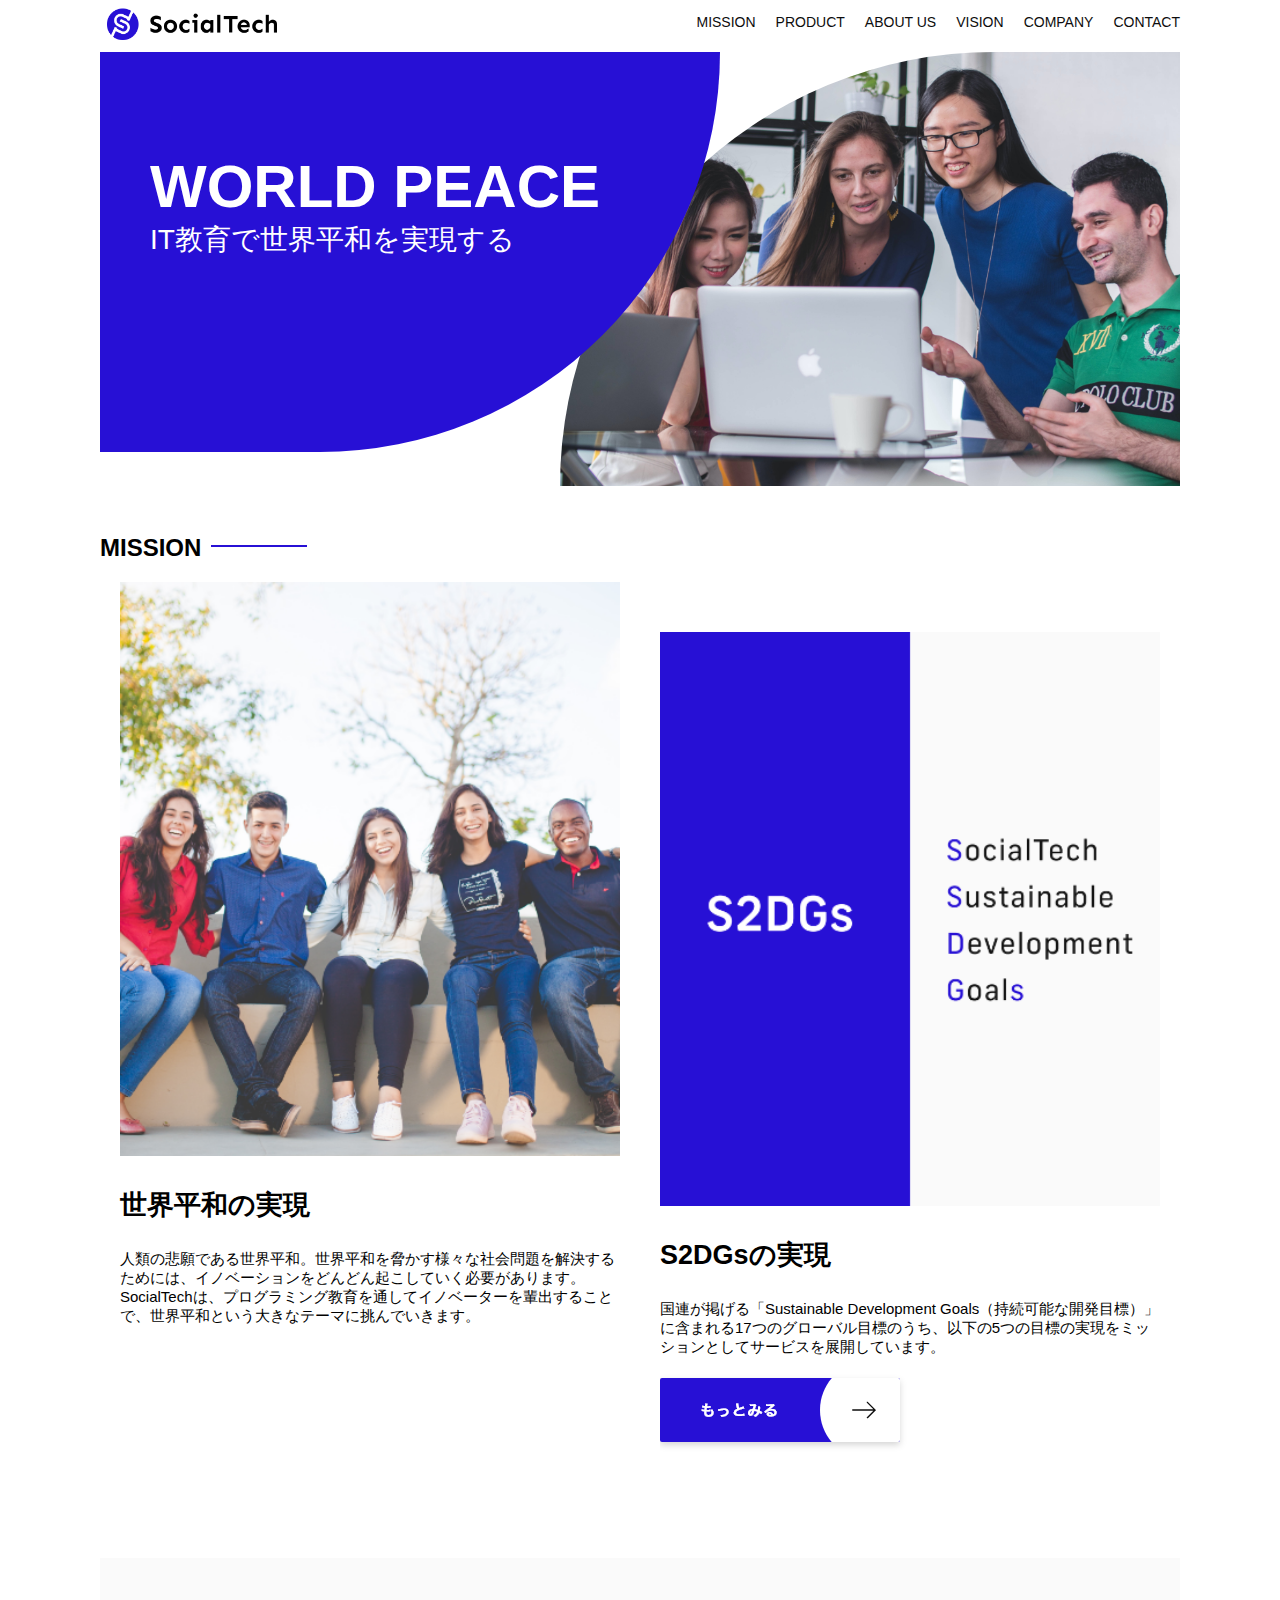
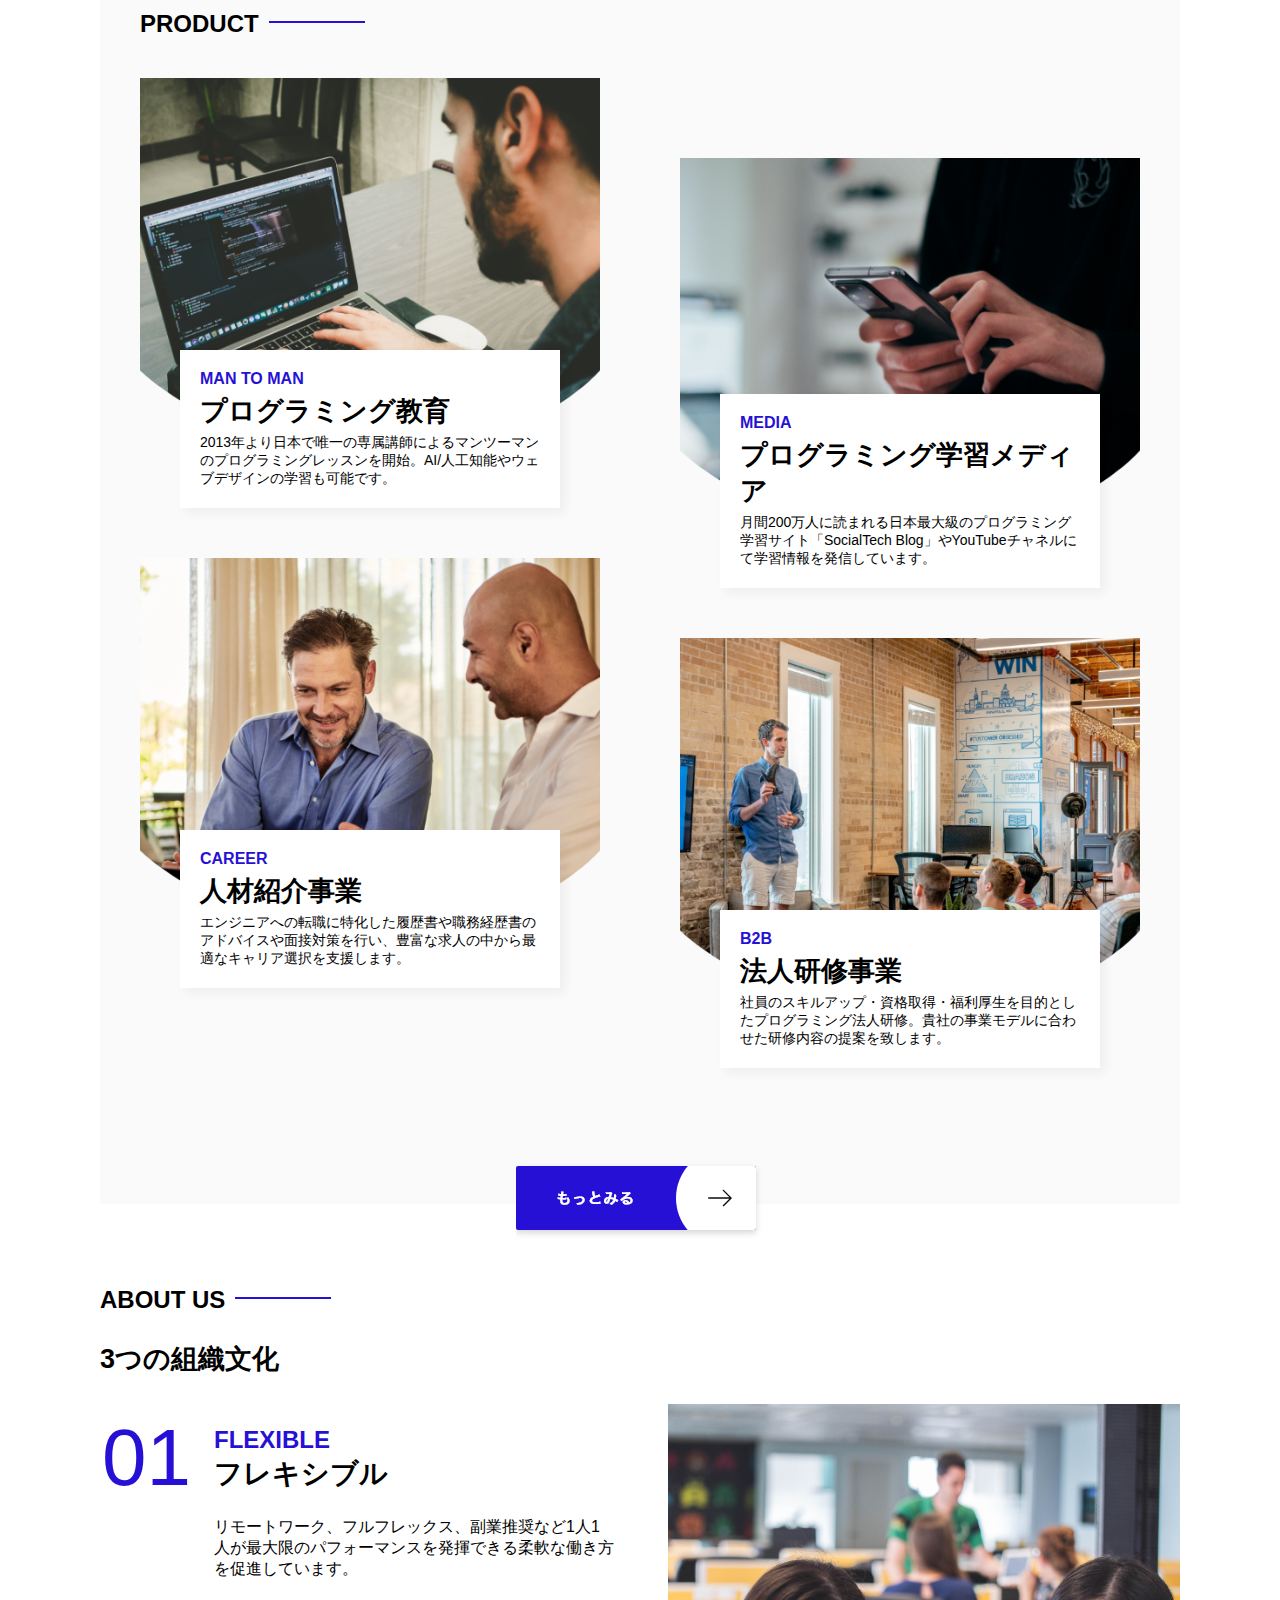
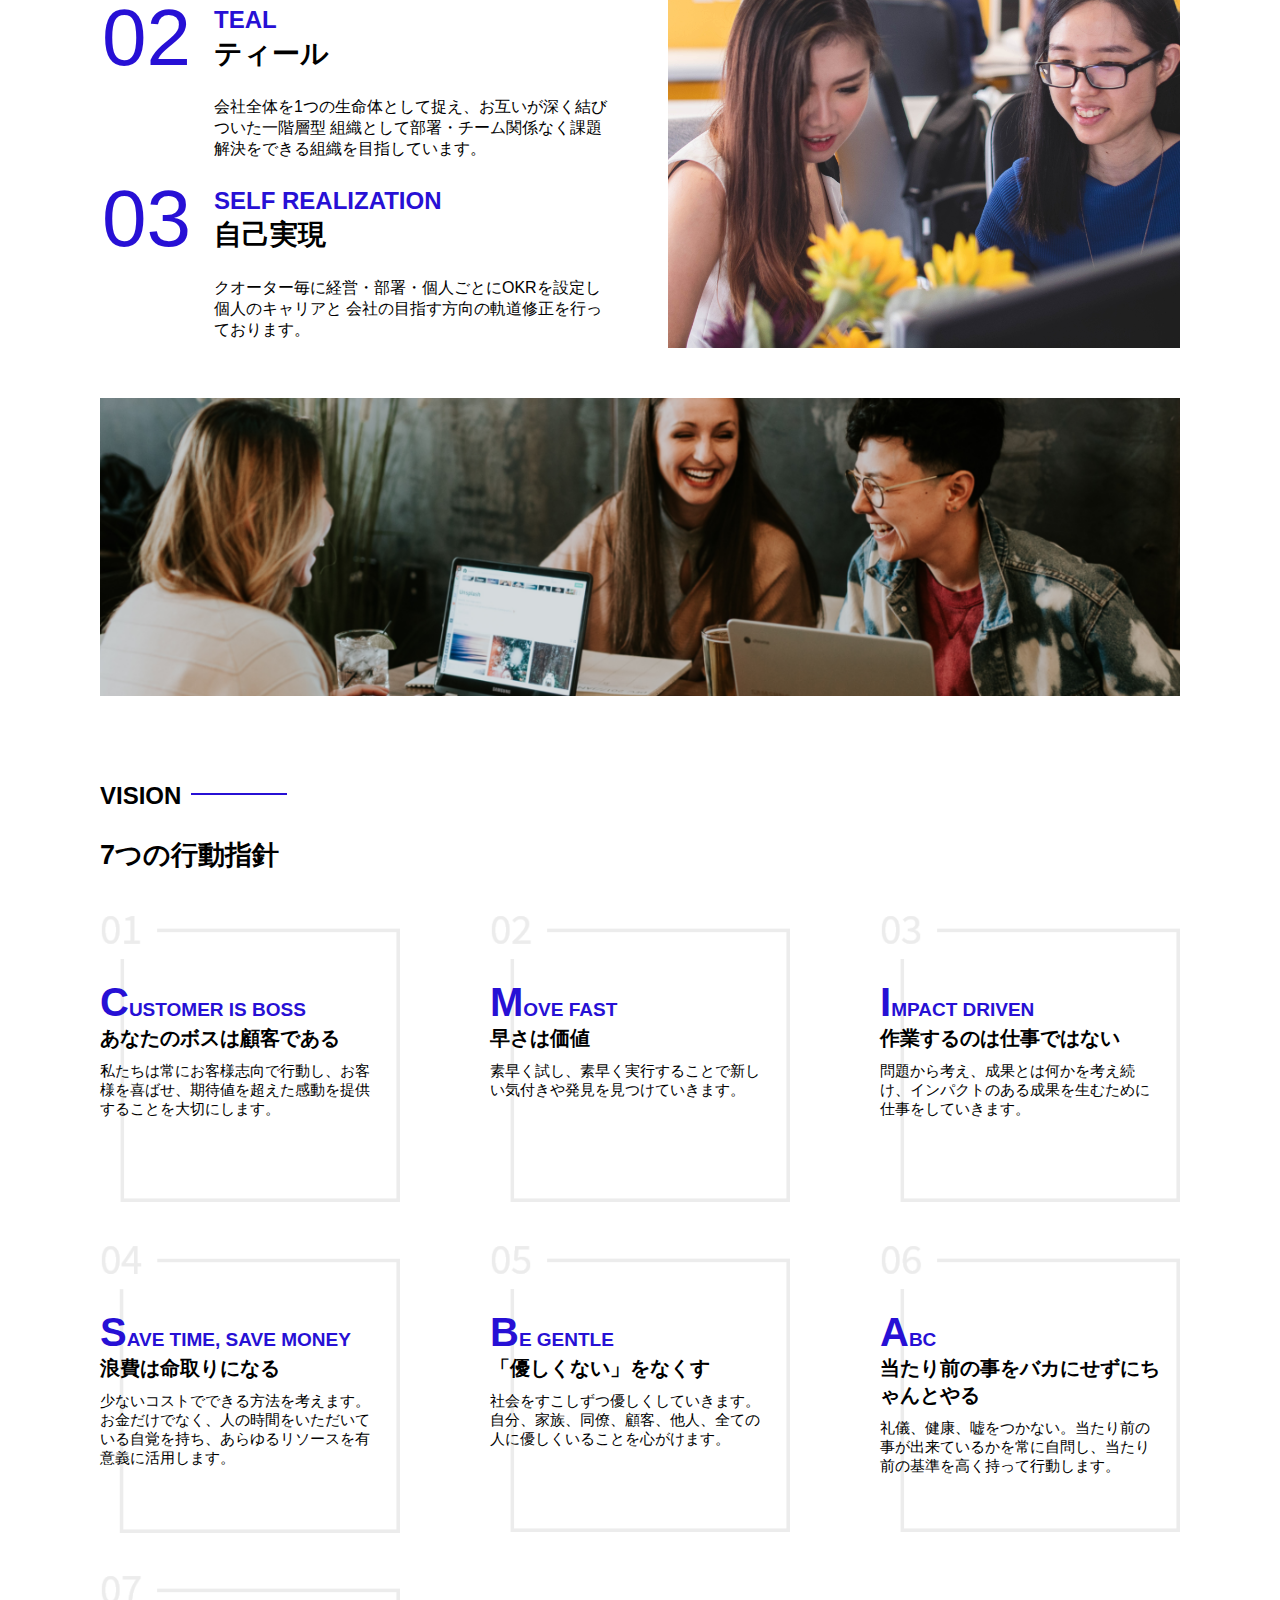
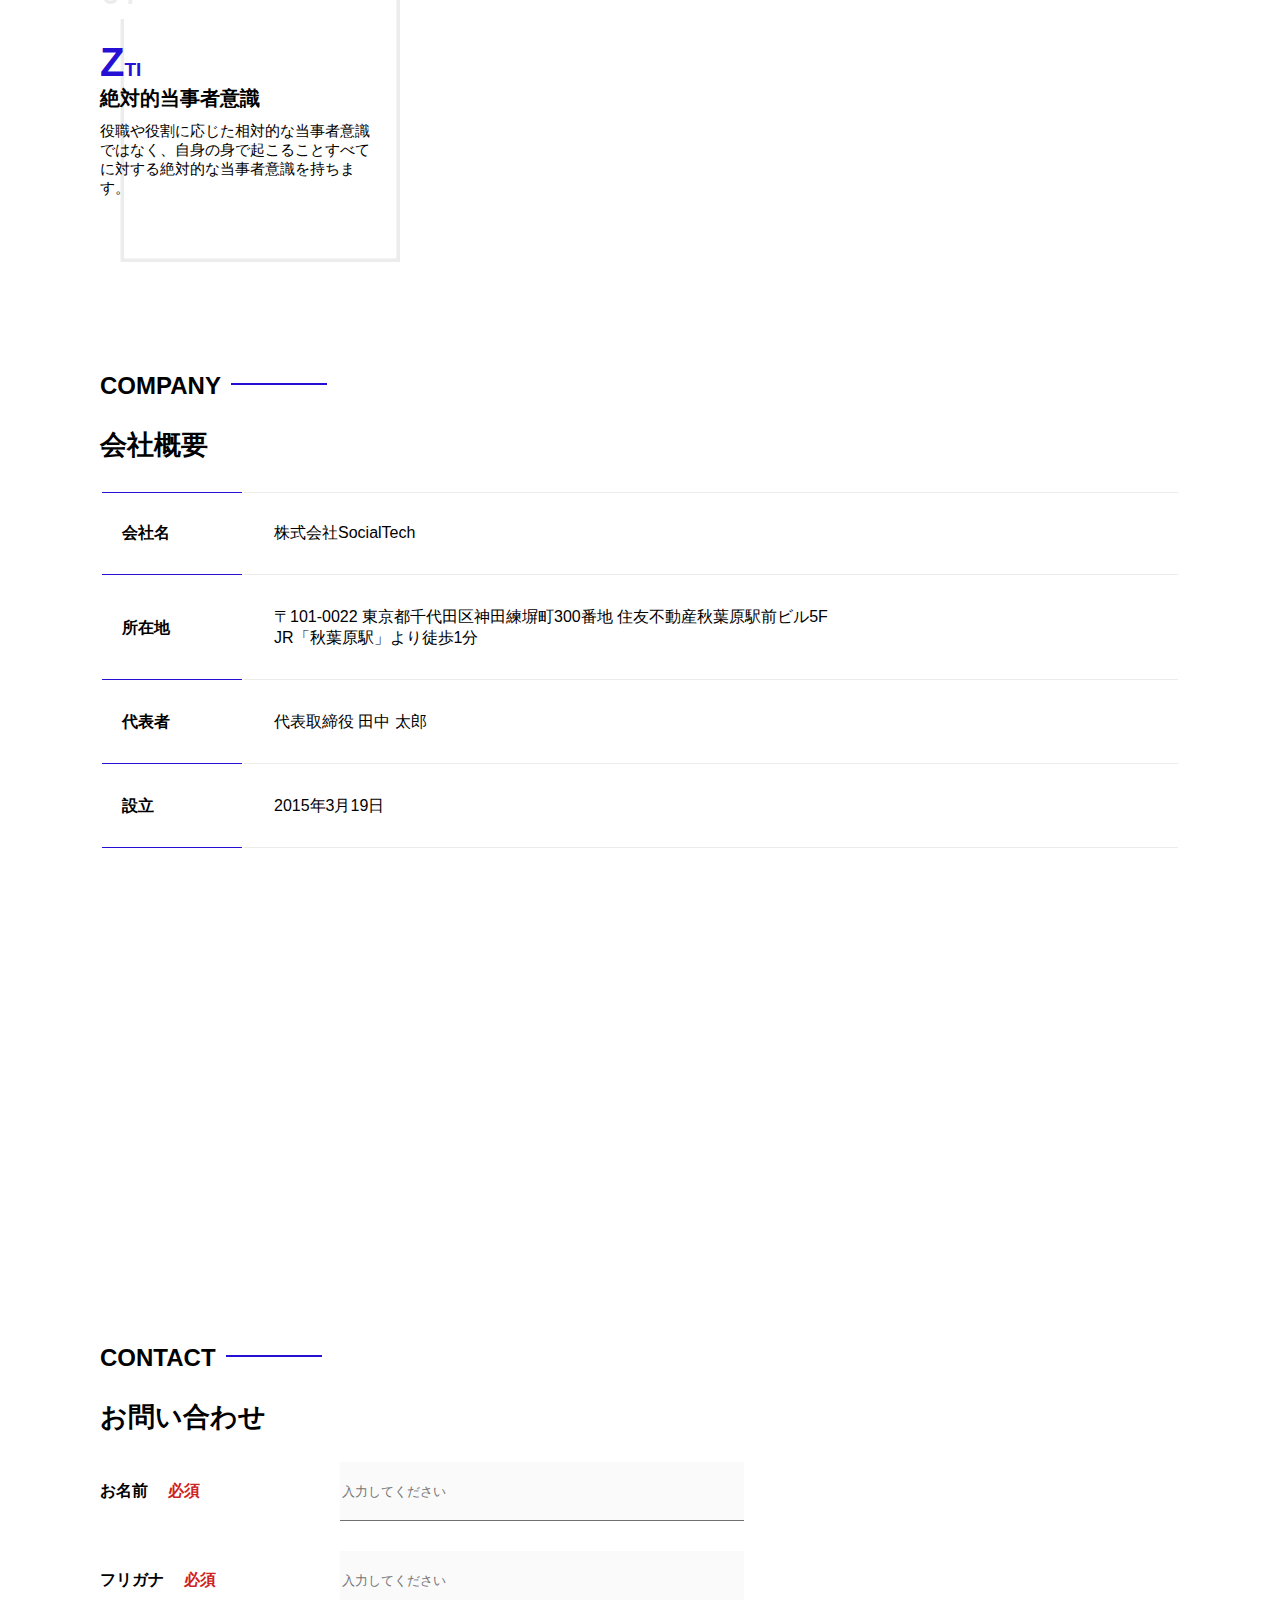
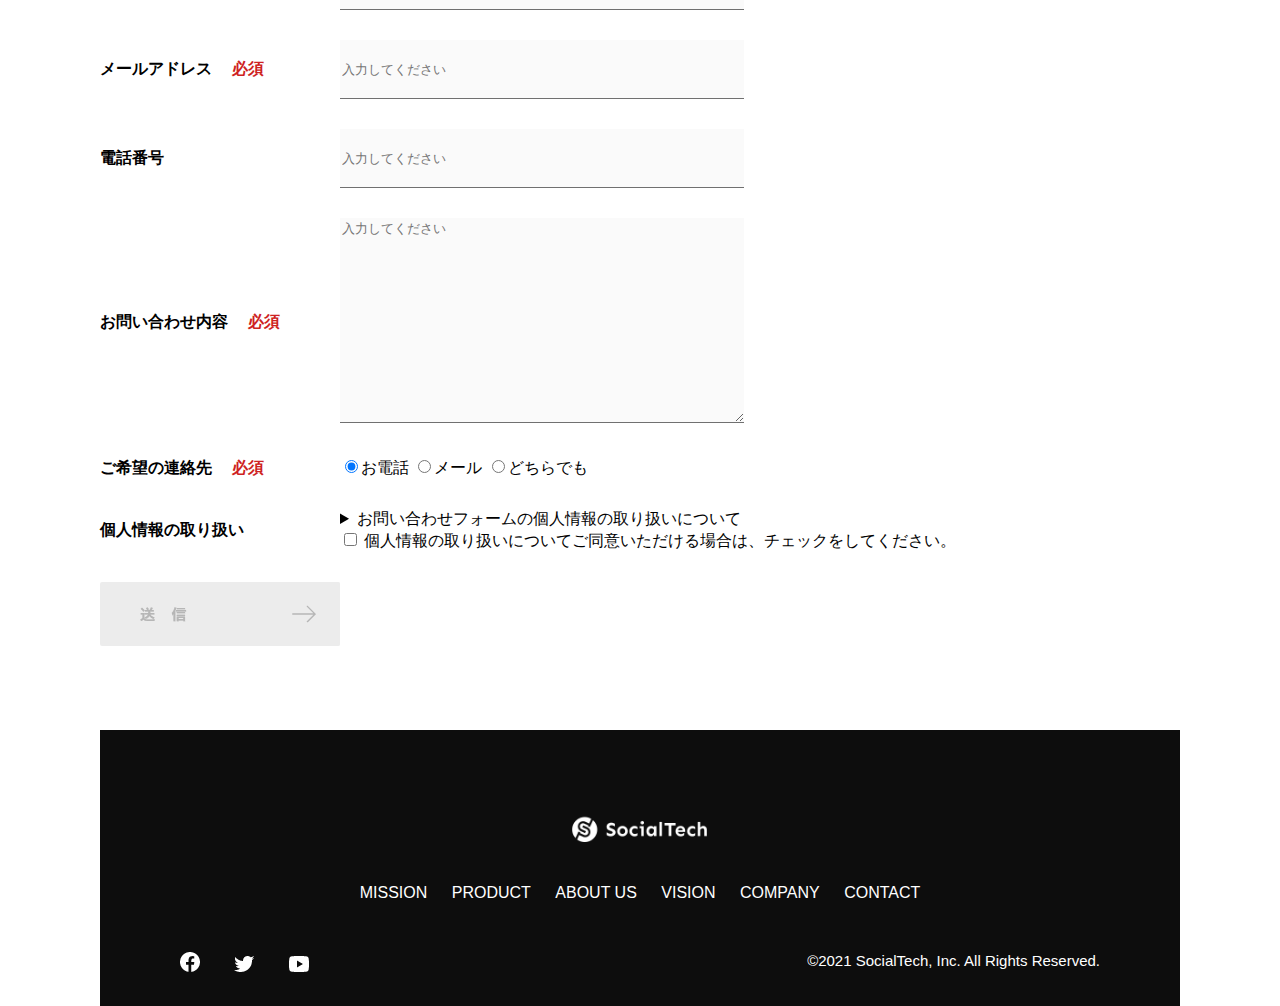
<file: socialtech/index.html>
<!DOCTYPE html>
<html lang="en">
  <head>
    <title>SocialTech</title>
    <meta charset="UTF-8">
    <meta name="description" content="SocialTechはEdTech業界のリーディングカンパニーを目指します。">
    <meta name="viewport" content="width=device-width, initial-scale=1.0">
    <link rel="stylesheet" href="style.css">
  </head>
  <body>
    <!-- ヘッダー -->
    <header>
        <!-- ロゴ -->
        <a href="index.html" id="logo"><img src="images/logo.png" alt="トップページに戻る">
        </a>
        <!-- PC用ナビゲーション -->
     <nav id="nav-pc">
        <ul>
          <li><a href="mission.html">MISSION</a></li>
          <li><a href="product.html">PRODUCT</a></li>
          <li><a href="index.html#aboutus">ABOUT US</a></li>
          <li><a href="index.html#vision">VISION</a></li>
          <li><a href="index.html#company">COMPANY</a></li>
          <li><a href="index.html#contact">CONTACT</a></li>
        </ul>
     </nav>
        <!-- スマホ用メニューボタン -->
        <button id="menu-sp" onclick="document.getElementById('nav-sp').style.display = 'block'">
          <img src="images/button-menu.png" alt="ナビゲーションを開く">
        </button>
        <!-- スマホ用ナビゲーション -->
        <div id="nav-sp">
            <button id="close" onclick="document.getElementById('nav-sp').style.display = 'none'">
              <img src="images/button-close.png" alt="ナビゲーションを閉じる">
            </button>
    
            <nav>
              <ul>
                <li>
                  <a id="logo-sp" href="index.html" onclick="document.getElementById('nav-sp').style.display = 'none'"><img src="images/logo-sp.png" alt="トップページに戻る"></a>
                </li>
                <li><a class="menu" href="mission.html" onclick="document.getElementById('nav-sp').style.display = 'none'">MISSION</a></li>
                <li><a class="menu" href="product.html" onclick="document.getElementById('nav-sp').style.display = 'none'">PRODUCT</a></li>
                <li><a class="menu" href="index.html#aboutus" onclick="document.getElementById('nav-sp').style.display = 'none'">ABOUT US</a></li>
                <li><a class="menu" href="index.html#vision" onclick="document.getElementById('nav-sp').style.display = 'none'">VISION</a></li>
                <li><a class="menu" href="index.html#company" onclick="document.getElementById('nav-sp').style.display = 'none'">COMPANY</a></li>
                <li><a class="menu" href="index.html#contact" onclick="document.getElementById('nav-sp').style.display = 'none'">CONTACT</a></li>
              </ul>
            </nav>
            <div id="sns">
              <a href="https://www.facebook.com/sejuku2013">
                <img src="images/button-facebook.png" alt="Facebookのリンク">
              </a>
              <a href="https://twitter.com/samuraijuku">
                <img src="images/button-twitter.png" alt="Twitterのリンク">
              </a>
              <a href="https://www.youtube.com/channel/UCCFOQO5aDK0xXam4cUQXT8g">
                <img src="images/button-youtube.png" alt="YouTubeのリンク">
              </a>
            </div>
          </div>
    </header>
      <main>
        <article>
            <!-- メインビジュアル -->
            <section id="main-visual">
                <div id="main-message">
                    <h1>WORLD PEACE</h1>
                    <p>IT教育で世界平和を実現する</p>
                </div>
                <img src="images/index/index-main.png" alt="PCの周りに集まる多国籍の仲間たち">
            </section>
            <!--ミッション-->
            <section id="mission">
                <h2 class="index-h2">MISSION</h2>
              <div id="mission-flex">
                 <div>
                    <img id="mission-photo" src="images/index/index-mission.png" alt="屋外のベンチで写真を撮影する多国籍の仲間たち">
                    <h3>世界平和の実現</h3>
                    <p>人類の悲願である世界平和。世界平和を脅かす様々な社会問題を解決するためには、イノベーションをどんどん起こしていく必要があります。SocialTechは、プログラミング教育を通してイノベーターを輩出することで、世界平和という大きなテーマに挑んでいきます。</p>
                 </div>
                 <div>
                    <img id="s2dgs" src="images/index/s2dgs.png" alt="S2DGs">
                    <h3>S2DGsの実現</h3>
                    <p>国連が掲げる「Sustainable Development Goals（持続可能な開発目標）」に含まれる17つのグローバル目標のうち、以下の5つの目標の実現をミッションとしてサービスを展開しています。</p>
                    <a href="mission.html">
                       <img src="images/button-more.png" alt="もっとみる">
                    </a>
                 </div>
              </div>
            </section>
            <!-- プロダクト -->
             <section id="product">
              <h2 class="index-h2">PRODUCT</h2>
               <div class="product-flex">
                <div id="product-left">
                    <div>
                        <img class="product-photo" src="images/index/index-mantoman.png" alt="PCでコードを書く男性">
                        <div class="product-explain">
                          <span>MAN TO MAN</span>
                          <h3>プログラミング教育</h3>
                          <p>2013年より日本で唯一の専属講師によるマンツーマンのプログラミングレッスンを開始。AI/人工知能やウェブデザインの学習も可能です。</p>
                        </div>
                      </div>
                      <div>
                        <img class="product-photo" src="images/index/index-career.png" alt="笑顔で話し合う2人の男性">
                        <div class="product-explain">
                          <span>CAREER</span>
                          <h3>人材紹介事業</h3>
                          <p>エンジニアへの転職に特化した履歴書や職務経歴書のアドバイスや面接対策を行い、豊富な求人の中から最適なキャリア選択を支援します。</p>
                        </div>
                      </div>
                </div>
                <div id="product-right">
                    <div>
                        <img class="product-photo" src="images/index/index-media.png" alt="スマートフォンを操作する人">
                        <div class="product-explain">
                          <span>MEDIA</span>
                          <h3>プログラミング学習メディア</h3>
                          <p>月間200万人に読まれる日本最大級のプログラミング学習サイト「SocialTech Blog」やYouTubeチャネルにて学習情報を発信しています。</p>
                        </div>
                      </div>
                      <div>
                        <img class="product-photo" src="images/index/index-b2b.png" alt="講演中の男性とそれを聴く人々">
                        <div class="product-explain">
                          <span>B2B</span>
                          <h3>法人研修事業</h3>
                          <p>社員のスキルアップ・資格取得・福利厚生を目的としたプログラミング法人研修。貴社の事業モデルに合わせた研修内容の提案を致します。</p>
                        </div>
                      </div>
                    </div>
                  </div>
                  <div id="product-more">
                    <a href="product.html">
                      <img src="images/button-more.png" alt="もっとみる">
                    </a>
                </div>
               </div>
             </section>
             <!---ABOUT US-->
             <section id="aboutus">
              <h2 class="index-h2">ABOUT US</h2>
              <h3>3つの組織文化</h3>
              <div>
                <table class="culture-table">
                    <tr>
                      <td class="culture-num">01</td>
                      <th><span class="culture-en">FLEXIBLE</span><br>フレキシブル</th>
                    </tr>
                    <tr>
                      <td>
                        <!--空のセル-->
                      </td>
                      <td class="culture-description">リモートワーク、フルフレックス、副業推奨など1人1人が最大限のパフォーマンスを発揮できる柔軟な働き方を促進しています。</td>
                    </tr>
                    <tr>
                      <td class="culture-num">02</td>
                      <th><span class="culture-en">TEAL</span><br>ティール</th>
                    </tr>
                    <tr>
                      <td>
                        <!--空のセル-->
                      </td>
                      <td class="culture-description">会社全体を1つの生命体として捉え、お互いが深く結びついた一階層型 組織として部署・チーム関係なく課題解決をできる組織を目指しています。</td>
                    </tr>
                    <tr>
                      <td class="culture-num">03</td>
                      <th><span class="culture-en">SELF REALIZATION</span><br>自己実現</th>
                    </tr>
                    <tr>
                      <td>
                        <!--空のセル-->
                      </td>
                      <td class="culture-description">クオーター毎に経営・部署・個人ごとにOKRを設定し個人のキャリアと 会社の目指す方向の軌道修正を行っております。</td>
                    </tr>
                  </table>
                    <img class="culture-img" src="images/index/index-aboutus1.png" alt="笑顔で話し合う2人の女性">
              </div>
                <img class="culture-img2" src="images/index/index-aboutus2.png" alt="笑顔で話し合う3人の男女">
             </section>
            <!-- VISION -->
            <section id="vision">
              <h2 class="index-h2">VISION</h2>
              <h3>7つの行動指針</h3>
              <div>
                <div class="vision-box">
                    <img src="images/index/vision-01.png" alt="01">
                    <div>
                      <h4>CUSTOMER IS BOSS</h4>
                      <h5>あなたのボスは顧客である</h5>
                      <p>私たちは常にお客様志向で行動し、お客様を喜ばせ、期待値を超えた感動を提供することを大切にします。</p>
                    </div>
                  </div>
                  <div class="vision-box">
                    <img src="images/index/vision-02.png" alt="02">
                    <div>
                      <h4>MOVE FAST</h4>
                      <h5>早さは価値</h5>
                      <p>素早く試し、素早く実行することで新しい気付きや発見を見つけていきます。</p>
                    </div>
                  </div>
                  <div class="vision-box">
                    <img src="images/index/vision-03.png" alt="03">
                    <div>
                      <h4>IMPACT DRIVEN</h4>
                      <h5>作業するのは仕事ではない</h5>
                      <p>問題から考え、成果とは何かを考え続け、インパクトのある成果を生むために仕事をしていきます。</p>
                    </div>
                  </div>
                  <div class="vision-box">
                    <img src="images/index//vision-04.png" alt="04">
                    <div>
                      <h4>SAVE TIME, SAVE MONEY</h4>
                      <h5>浪費は命取りになる</h5>
                      <p>少ないコストでできる方法を考えます。お金だけでなく、人の時間をいただいている自覚を持ち、あらゆるリソースを有意義に活用します。</p>
                    </div>
                  </div>
                  <div class="vision-box">
                    <img src="images/index/vision-05.png" alt="05">
                    <div>
                      <h4>BE GENTLE</h4>
                      <h5>「優しくない」をなくす</h5>
                      <p>社会をすこしずつ優しくしていきます。自分、家族、同僚、顧客、他人、全ての人に優しくいることを心がけます。</p>
                    </div>
                  </div>
                  <div class="vision-box">
                    <img src="images/index/vision-06.png" alt="06">
                    <div>
                      <h4>ABC</h4>
                      <h5>当たり前の事をバカにせずにちゃんとやる</h5>
                      <p>礼儀、健康、嘘をつかない。当たり前の事が出来ているかを常に自問し、当たり前の基準を高く持って行動します。</p>
                    </div>
                  </div>
                  <div class="vision-box">
                    <img src="images/index/vision-07.png" alt="07">
                    <div>
                      <h4>ZTI</h4>
                      <h5>絶対的当事者意識</h5>
                      <p>役職や役割に応じた相対的な当事者意識ではなく、自身の身で起こることすべてに対する絶対的な当事者意識を持ちます。</p>
                    </div>
                  </div>
              </div>
            </section>
            <!-- COMPANY -->
            <section id="company">
              <h2 class="index-h2">COMPANY</h2>
              <h3>会社概要</h3>
              <table id="company-table">
                <tr>
                  <th class="tableheader tableheader-first">会社名</th>
                  <td class="cell cell-first">株式会社SocialTech</td>
                </tr>
                <tr>
                  <th class="tableheader">所在地</th>
                  <td class="cell">〒101-0022 東京都千代田区神田練塀町300番地 住友不動産秋葉原駅前ビル5F<br>JR「秋葉原駅」より徒歩1分</td>
                </tr>
                <tr>
                  <th class="tableheader">代表者</th>
                  <td class="cell">代表取締役 田中 太郎</td>
                </tr>
                <tr>
                  <th class="tableheader">設立</th>
                  <td class="cell">2015年3月19日</td>
                </tr>
              </table>
              <iframe src="https://www.google.com/maps/embed?pb=!1m18!1m12!1m3!1d3240.0688551336807!2d139.7720776771055!3d35.69992317258124!2m3!1f0!2f0!3f0!3m2!1i1024!2i768!4f13.1!3m3!1m2!1s0x60188fee13660e23%3A0x77137876edf742ac!2z5L2P5Y-L5LiN5YuV55Sj56eL6JGJ5Y6f6aeF5YmN44OT44Or!5e0!3m2!1sja!2sjp!4v1704858013291!5m2!1sja!2sjp" 
                      style="border: 0" allowfullscreen="" loading="lazy">
              </iframe>
           </section>
           <!-- お問い合わせフォーム -->
           <section id="contact">
              <h2 class="index-h2">CONTACT</h2>
              <h3>お問い合わせ</h3>
              <form>
                <div>
                    <div class="contact-heading">
                      <label class="contact-label">お名前<span class="contact-span">必須</span></label>
                    </div>
                    <div>
                      <input type="text" name="name" placeholder="入力してください" class="contact-textbox">
                    </div>
                  </div>
                  <div>
                    <div class="contact-heading">
                      <label class="contact-label">フリガナ<span class="contact-span">必須</span></label>
                    </div>
                    <div>
                      <input type="text" name="hurigana" placeholder="入力してください" class="contact-textbox">
                    </div>
                  </div>
                  <div>
                    <div class="contact-heading">
                      <label class="contact-label">メールアドレス<span class="contact-span">必須</span></label>
                    </div>
                    <div>
                      <input type="text" name="email" placeholder="入力してください" class="contact-textbox">
                    </div>
                  </div>
                  <div>
                    <div class="contact-heading">
                      <label class="contact-label">電話番号</label>
                    </div>
                    <div>
                      <input type="text" name="tel" placeholder="入力してください" class="contact-textbox">
                    </div>
                  </div>
                  <div>
                    <div class="contact-heading">
                      <label class="contact-label">お問い合わせ内容<span class="contact-span">必須</span></label>
                    </div>
                    <div>
                      <textarea class="contact-textarea" placeholder="入力してください" name="message"></textarea>
                    </div>
                  </div>
                  <div>
                    <div class="contact-heading">
                      <label class="contact-label">ご希望の連絡先<span class="contact-span">必須</span></label>
                    </div>
                    <div>
                      <input class="radiobutton" type="radio" value="tel" name="contact" checked><label>お電話</label>
                      <input class="radiobutton" type="radio" value="mail" name="contact"><label>メール</label>
                      <input class="radiobutton" type="radio" value="both" name="contact"><label>どちらでも</label>
                    </div>
                  </div>
                  <div>
                    <div class="contact-heading">
                      <label class="contact-label">個人情報の取り扱い</label>
                    </div>
                    <div>
                      <details>
                        <summary>お問い合わせフォームの個人情報の取り扱いについて</summary>
                        <div>
                          <dl>
                            <dt>１．組織の名称又は氏名</dt>
                            <dd>株式会社SocialTech</dd>
                            <dt>２．個人情報保護管理者（若しくはその代理人）の氏名又は職名、所属及び連絡先</dt>
                            <dd>
                              <p>鈴木 一郎 コーポレート部</p>
                              <p>メールアドレス：samurai@example.com</p>
                              <p>TEL：03-1234-5678</p>
                            </dd>
                            <dt>３．個人情報の利用目的</dt>
                            <dd>
                              <ul>
                                <li>本サービス及び本サービスに関連する情報の提供又はそれらに関する連絡のため</li>
                                <li>ユーザーの本人確認のため</li>
                                <li>当社サービスのご案内のため</li>
                                <li>当社の商品等の広告または宣伝（電子メールによるものを含むものとします。）</li>
                              </ul>
                            </dd>
                            <dt>４．個人情報の取り扱い業務の委託</dt>
                            <dd>個人情報の取扱業務の全部または一部を外部に業務委託する場合があります。その際、弊社は、個人情報を適切に保護できる管理体制を敷き実行していることを条件として委託先を厳選したうえで、機密保持契約を委託先と締結し、お客様の個人情報を厳密に管理させます。</dd>
                            <dt>５．個人情報の開示等の請求</dt>
                            <dd>
                              お客様は、弊社に対してご自身の個人情報の開示等（利用目的の通知、開示、内容の訂正・追加・削除、利用の停止または消去、第三者への提供の停止）に関して、当社問合わせ窓口に申し出ることができます。<br>
                              その際、弊社はお客様ご本人を確認させていただいたうえで、合理的な期間内に対応いたします。<br>
                              なお、個人情報に関する弊社問合わせ先は、次の通りです。
                            </dd>
                            <dd>
                              <p>株式会社SocialTech　個人情報問合せ窓口</p>
                              <p>〒150-0043　東京都千代田区神田練塀町300番地 住友不動産秋葉原駅前ビル5F</p>
                              <p>メールアドレス：samurai@example.com　TEL：03-1234-5678</p>
                            </dd>
      
                            <dt>６．個人情報を提供されることの任意性について</dt>
                            <dd>お客様がご自身の個人情報を弊社に提供されるか否かは、お客様のご判断によりますが、もしご提供されない場合には、適切なサービスが提供できない場合がありますので予めご了承ください。</dd>
                          </dl>
                        </div>
                      </details>
                      <input type="checkbox" name="agree">
                      <span>個人情報の取り扱いについてご同意いただける場合は、チェックをしてください。</span>
                    </div>
                  </div>
                    <input type="image" src="images/button-submit.png" alt="送信する">
              </form>
           </section>
        </article>
      </main>
      <footer>
        <div id="footer-logo">
          <img src="images/logo-sp.png" alt="SocialTech">
        </div>
        <div id="footer-link">
            <a href="mission.html">MISSION</a>
            <a href="product.html">PRODUCT</a>
            <a href="index.html#aboutus">ABOUT US</a>
            <a href="index.html#vision">VISION</a>
            <a href="index.html#company">COMPANY</a>
            <a href="index.html#contact">CONTACT</a>
        </div>
        <div id="sns-footer">
            <div class="sns-btns">
              <a href="https://www.facebook.com/sejuku2013"><img src="images/button-facebook.png" alt="Facebookのリンク"></a>
              <a href="https://twitter.com/samuraijuku"><img src="images/button-twitter.png" alt="Twitterのリンク"></a>
              <a href="https://www.youtube.com/channel/UCCFOQO5aDK0xXam4cUQXT8g"><img src="images/button-youtube.png" alt="YouTubeのリンク"></a>
            </div>
            <p id="copyright">&copy;2021 SocialTech, Inc. All Rights Reserved.</p>
        </div>
      </footer>
  </body>
</html>
</file>
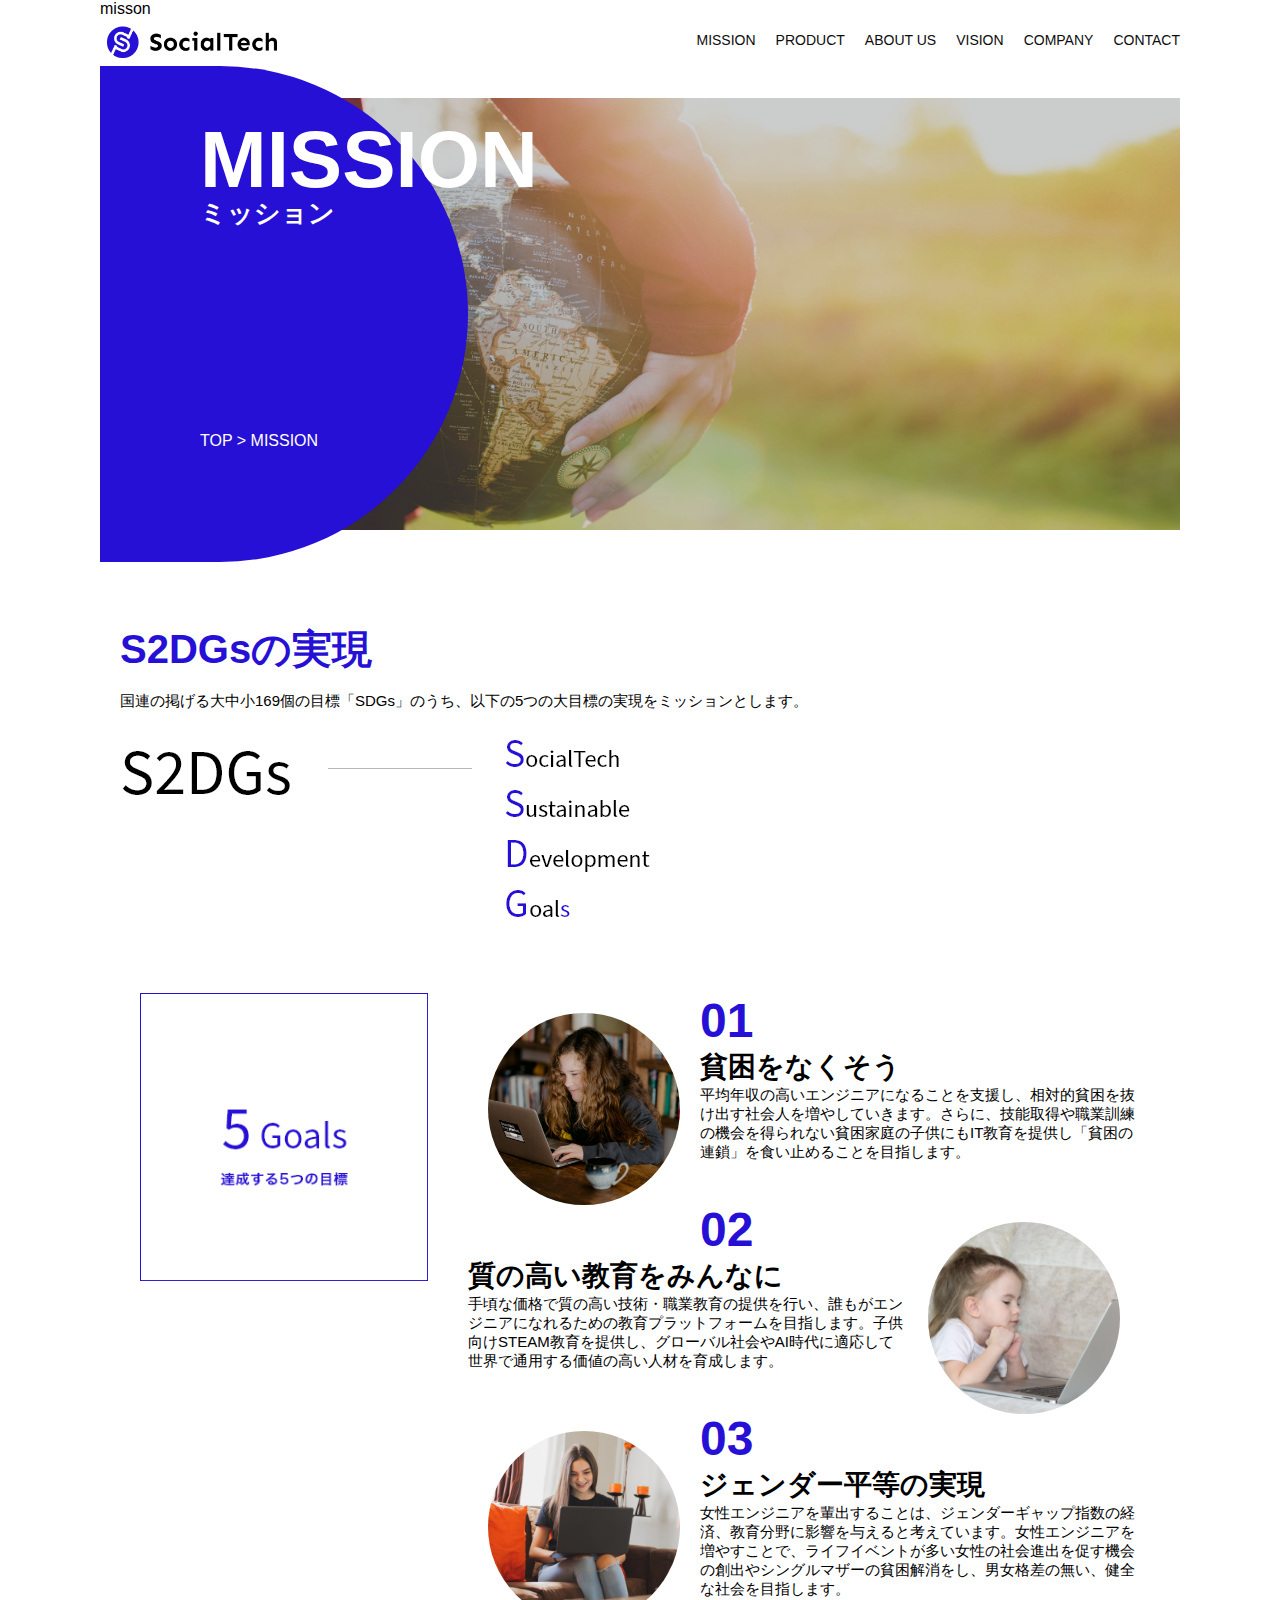
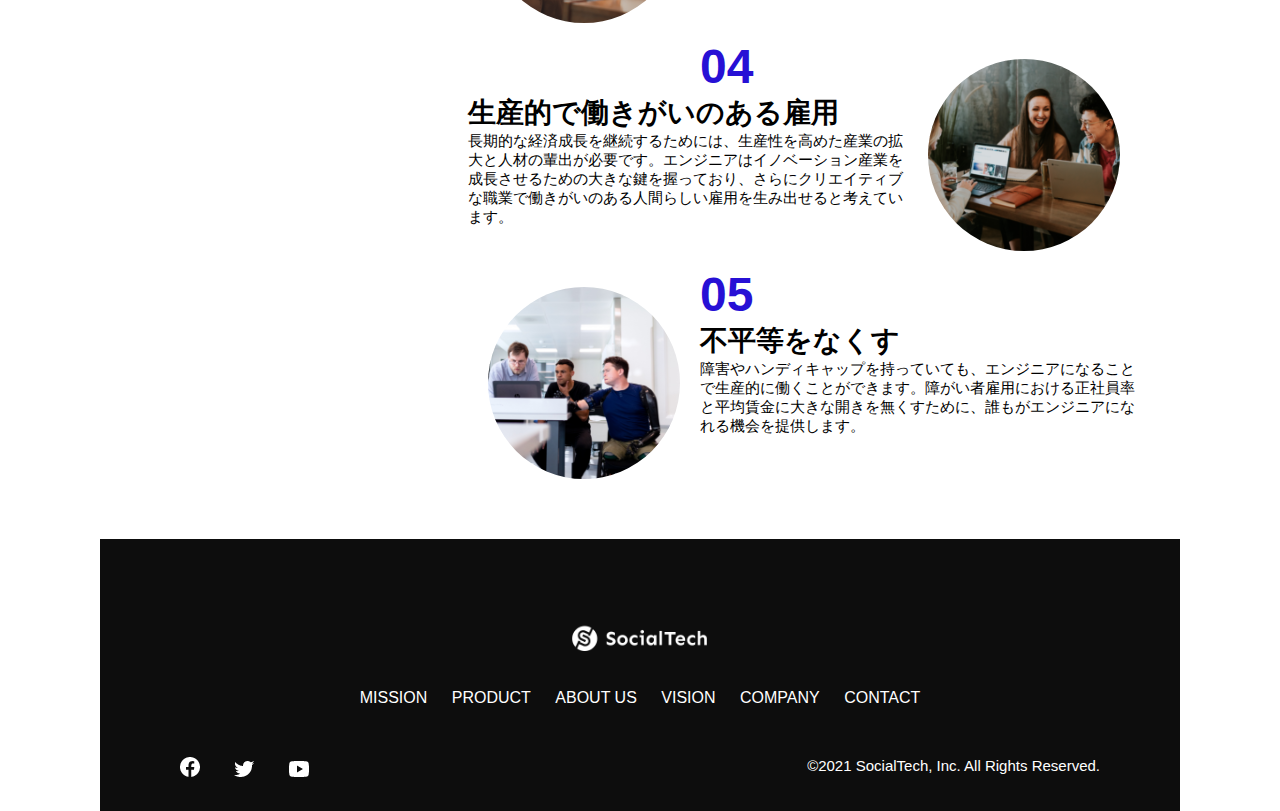
<file: socialtech/misson.html>
misson


<!DOCTYPE html>
  <html>
    <head>
      <title>SocialTech - MISSION ミッション -</title>
      <meta charset="utf-8">
      <meta name="description" content="SocialTechが目指す5つの目標（S2DGs）を紹介します">
      <meta name="viewport" content="width=device-width, initial-scale=1.0">
      <link rel="stylesheet" href="style.css">
    </head>
  
    <body>
      <!-- ヘッダー -->
      <header>
        <!-- ロゴ -->
        <a href="index.html" id="logo">
          <img src="images/logo.png" alt="トップページに戻る">
        </a>
  
        <!-- PC用ナビゲーション -->
        <nav id="nav-pc">
          <ul>
            <li><a href="mission.html">MISSION</a></li>
            <li><a href="product.html">PRODUCT</a></li>
            <li><a href="index.html#aboutus">ABOUT US</a></li>
            <li><a href="index.html#vision">VISION</a></li>
            <li><a href="index.html#company">COMPANY</a></li>
            <li><a href="index.html#contact">CONTACT</a></li>
          </ul>
        </nav>
  
        <!-- スマホ用メニューボタン -->
        <button id="menu-sp" onclick="document.getElementById('nav-sp').style.display = 'block'">
          <img src="images/button-menu.png" alt="ナビゲーションを開く">
        </button>
  
        <!-- スマホ用ナビゲーション -->
        <div id="nav-sp">
          <button id="close" onclick="document.getElementById('nav-sp').style.display = 'none'">
            <img src="images/button-close.png" alt="ナビゲーションを閉じる">
          </button>
  
          <nav>
            <ul>
              <li>
                <a id="logo-sp" href="index.html" onclick="document.getElementById('nav-sp').style.display = 'none'"><img src="images/logo-sp.png" alt="トップページに戻る"></a>
              </li>
              <li><a class="menu" href="mission.html" onclick="document.getElementById('nav-sp').style.display = 'none'">MISSION</a></li>
              <li><a class="menu" href="product.html" onclick="document.getElementById('nav-sp').style.display = 'none'">PRODUCT</a></li>
              <li><a class="menu" href="index.html#aboutus" onclick="document.getElementById('nav-sp').style.display = 'none'">ABOUT US</a></li>
              <li><a class="menu" href="index.html#vision" onclick="document.getElementById('nav-sp').style.display = 'none'">VISION</a></li>
              <li><a class="menu" href="index.html#company" onclick="document.getElementById('nav-sp').style.display = 'none'">COMPANY</a></li>
              <li><a class="menu" href="index.html#contact" onclick="document.getElementById('nav-sp').style.display = 'none'">CONTACT</a></li>
            </ul>
          </nav>
          <div id="sns">
            <a href="https://www.facebook.com/sejuku2013">
              <img src="images/button-facebook.png" alt="Facebookのリンク">
            </a>
            <a href="https://twitter.com/samuraijuku">
              <img src="images/button-twitter.png" alt="Twitterのリンク">
            </a>
            <a href="https://www.youtube.com/channel/UCCFOQO5aDK0xXam4cUQXT8g">
              <img src="images/button-youtube.png" alt="YouTubeのリンク">
            </a>
          </div>
        </div>
      </header>
  
      <main>
        <article>
            <section id="mission-main">
                <div class="mission-main-inner">
                  <div id="mission-title">
                    <h1>MISSION<br><span>ミッション</span></h1>
                    <p>TOP > MISSION</p>
                  </div>
                </div>
            </section>
            <section id="mission-s2dgs">
                <h2 class="mission-h2">S2DGsの実現</h2>
                <p>国連の掲げる大中小169個の目標「SDGs」のうち、以下の5つの大目標の実現をミッションとします。</p>
                <img src="images/mission/mission-s2dgs.png" alt="S2DGs">
            </section>
            <section id="mission-five-goals">
                <div class="five-goals-image">
                  <img src="images/mission/mission-5goals.png" alt="5Goals">
                </div>
                <div class="five-goals-read">
                    <div>
                      <img class="fivegoals-image-left" src="images/mission/mission-5goals01.png" alt="PCを操作する女の子">
                      <span class="fivegoals-number">01</span>
                      <h3 class="fivegoals-h3">貧困をなくそう</h3>
                      <p class="fivegoals-p">平均年収の高いエンジニアになることを支援し、相対的貧困を抜け出す社会人を増やしていきます。さらに、技能取得や職業訓練の機会を得られない貧困家庭の子供にもIT教育を提供し「貧困の連鎖」を食い止めることを目指します。</p>
                    </div>
                    <div>
                      <img class="fivegoals-image-right" src="images/mission/mission-5goals02.png" alt="PCを見つめる小さい女の子">
                      <span class="fivegoals-number">02</span>
                      <h3 class="fivegoals-h3">質の高い教育をみんなに</h3>
                      <p class="fivegoals-p">手頃な価格で質の高い技術・職業教育の提供を行い、誰もがエンジニアになれるための教育プラットフォームを目指します。子供向けSTEAM教育を提供し、グローバル社会やAI時代に適応して世界で通用する価値の高い人材を育成します。</p>
                    </div>
                    <div>
                      <img class="fivegoals-image-left" src="images/mission/mission-5goals03.png" alt="PCを操作する女性">
        
                      <span class="fivegoals-number">03</span>
                      <h3 class="fivegoals-h3">ジェンダー平等の実現</h3>
                      <p class="fivegoals-p">女性エンジニアを輩出することは、ジェンダーギャップ指数の経済、教育分野に影響を与えると考えています。女性エンジニアを増やすことで、ライフイベントが多い女性の社会進出を促す機会の創出やシングルマザーの貧困解消をし、男女格差の無い、健全な社会を目指します。</p>
                    </div>
                    <div>
                      <img class="fivegoals-image-right" src="images/mission/mission-5goals04.png" alt="笑顔で話し合う3人の男女">
                      <span class="fivegoals-number">04</span>
                      <h3 class="fivegoals-h3">生産的で働きがいのある雇用</h3>
                      <p class="fivegoals-p">長期的な経済成長を継続するためには、生産性を高めた産業の拡大と人材の輩出が必要です。エンジニアはイノベーション産業を成長させるための大きな鍵を握っており、さらにクリエイティブな職業で働きがいのある人間らしい雇用を生み出せると考えています。</p>
                    </div>
                    <div>
                      <img class="fivegoals-image-left" src="images/mission/mission-5goals05.png" alt="障害を持つ男性が生き生きと働く様子">
                      <span class="fivegoals-number">05</span>
                      <h3 class="fivegoals-h3">不平等をなくす</h3>
                      <p class="fivegoals-p">障害やハンディキャップを持っていても、エンジニアになることで生産的に働くことができます。障がい者雇用における正社員率と平均賃金に大きな開きを無くすために、誰もがエンジニアになれる機会を提供します。</p>
                    </div>
                  </div>
            </section>
        </article>
      </main>
  
      <footer>
        <div id="footer-logo">
          <img src="images/logo-sp.png" alt="SocialTech">
        </div>
        <div id="footer-link">
          <a href="mission.html">MISSION</a>
          <a href="product.html">PRODUCT</a>
          <a href="index.html#aboutus">ABOUT US</a>
          <a href="index.html#vision">VISION</a>
          <a href="index.html#company">COMPANY</a>
          <a href="index.html#contact">CONTACT</a>
        </div>
        <div id="sns-footer">
          <div class="sns-btns">
            <a href="https://www.facebook.com/sejuku2013"><img src="images/button-facebook.png" alt="Facebookのリンク"></a>
            <a href="https://twitter.com/samuraijuku"><img src="images/button-twitter.png" alt="Twitterのリンク"></a>
            <a href="https://www.youtube.com/channel/UCCFOQO5aDK0xXam4cUQXT8g"><img src="images/button-youtube.png" alt="YouTubeのリンク"></a>
          </div>
          <p id="copyright">&copy;2021 SocialTech, Inc. All Rights Reserved.</p>
        </div>
      </footer>
  
    </body>
  </html>
</file>
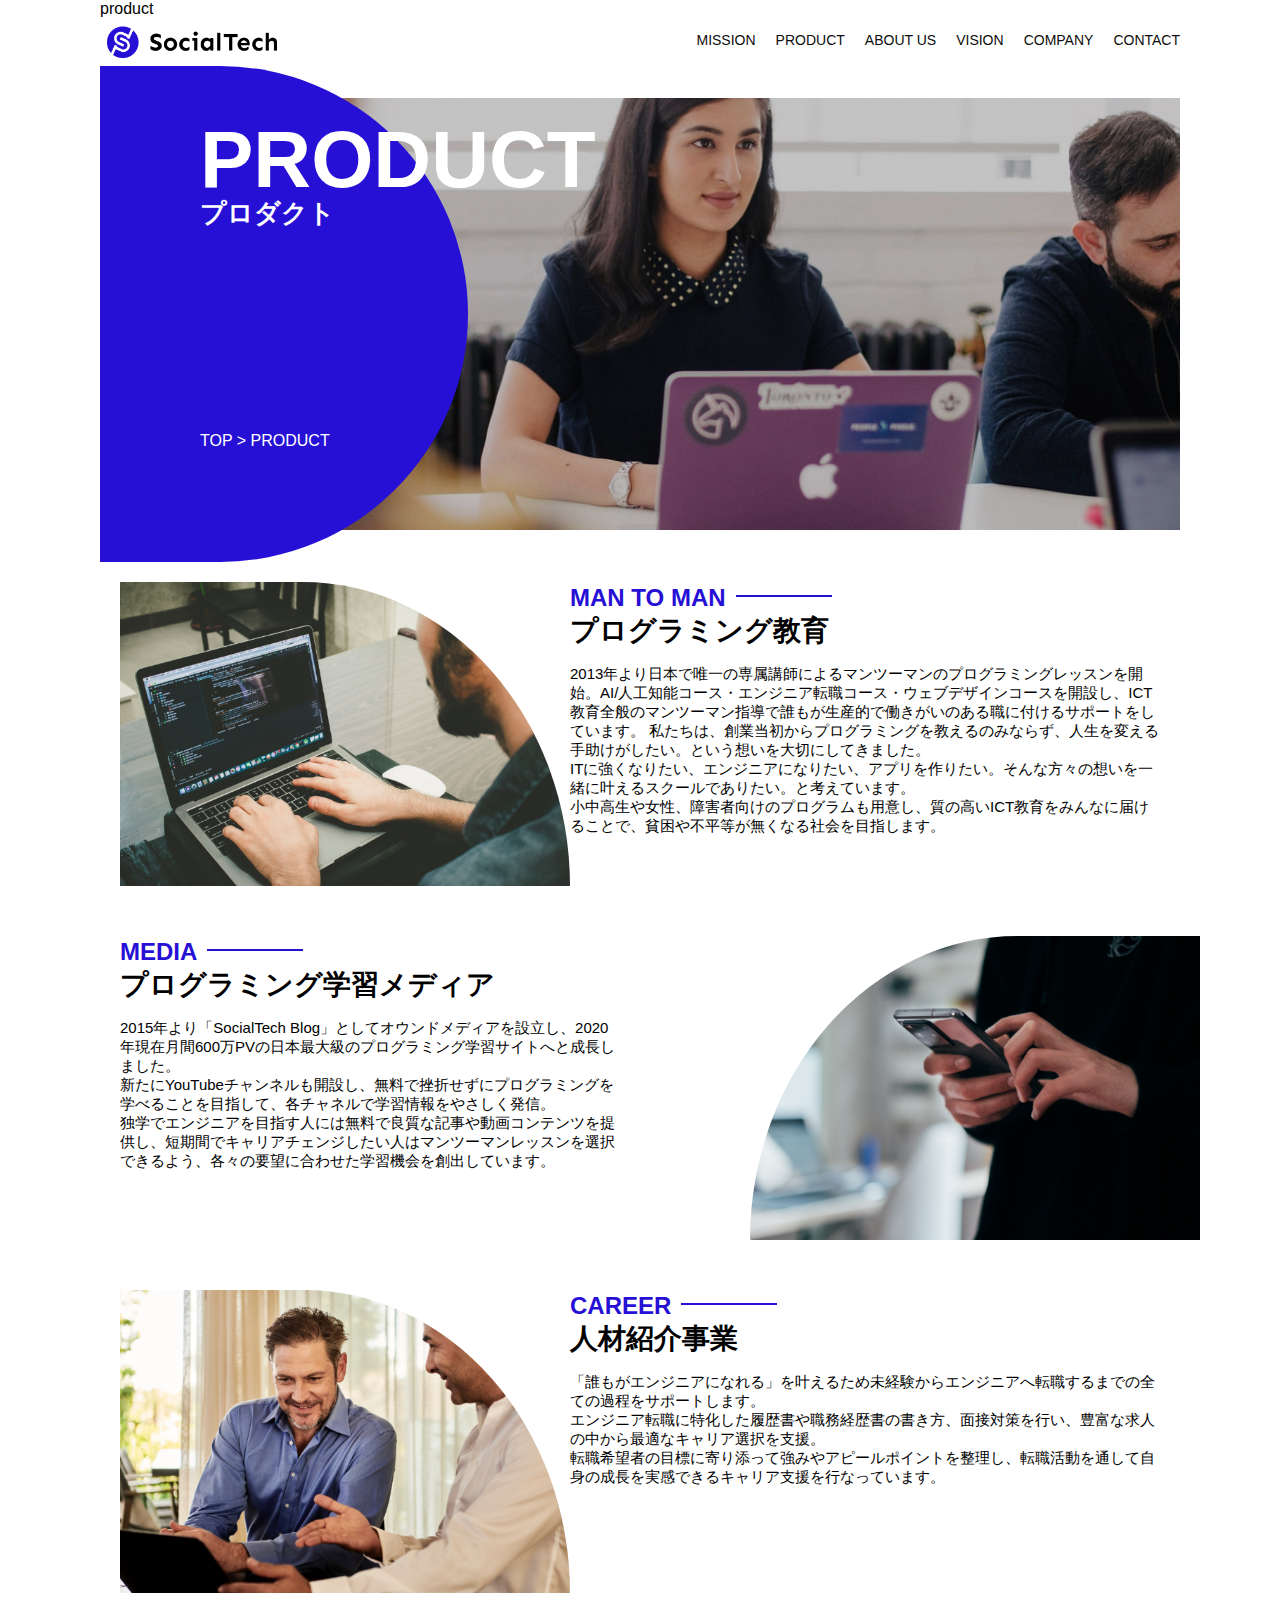
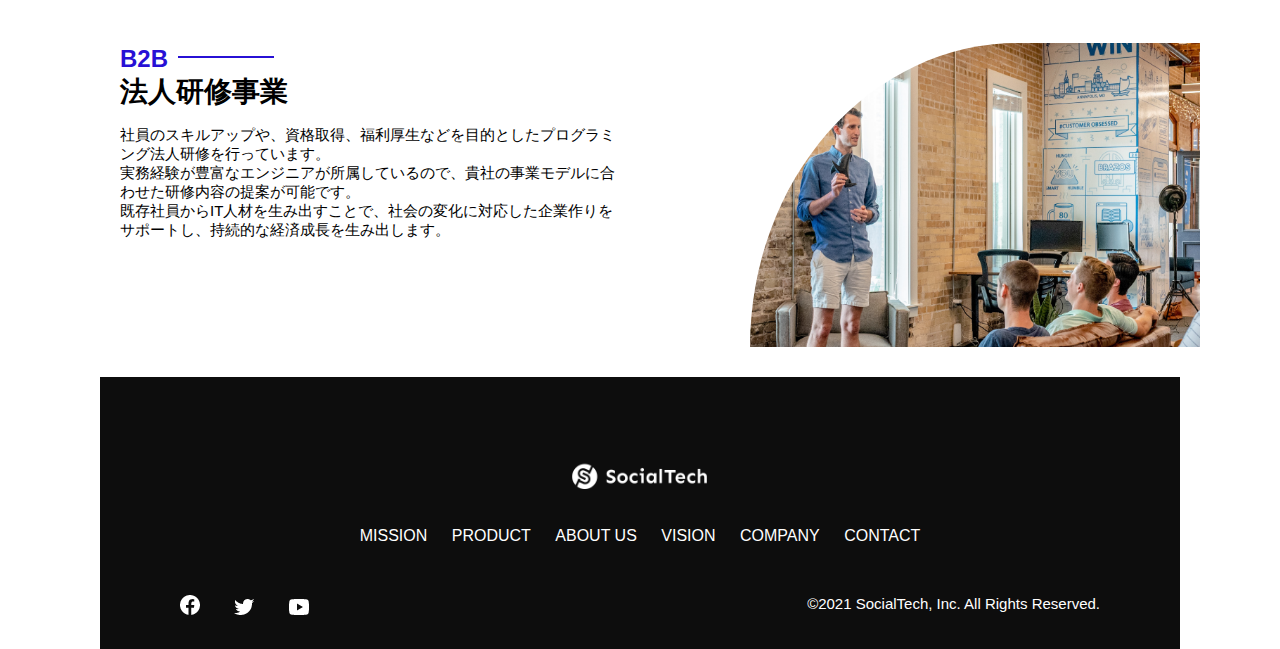
<file: socialtech/product.html>
product


<!DOCTYPE html>
  <html>
    <head>
      <title>SocialTech -PRODUCT プロダクト-</title>
      <meta charset="utf-8">
      <meta name="description" content="SocialTechの4つのプロダクトを紹介します">
      <meta name="viewport" content="width=device-width, initial-scale=1.0">
      <link rel="stylesheet" href="style.css">
    </head>
  
    <body>
      <!-- ヘッダー -->
      <header>
        <!-- ロゴ -->
        <a href="index.html" id="logo">
          <img src="images/logo.png" alt="トップページに戻る">
        </a>
  
        <!-- PC用ナビゲーション -->
        <nav id="nav-pc">
          <ul>
            <li><a href="mission.html">MISSION</a></li>
            <li><a href="product.html">PRODUCT</a></li>
            <li><a href="index.html#aboutus">ABOUT US</a></li>
            <li><a href="index.html#vision">VISION</a></li>
            <li><a href="index.html#company">COMPANY</a></li>
            <li><a href="index.html#contact">CONTACT</a></li>
          </ul>
        </nav>
  
        <!-- スマホ用メニューボタン -->
        <button id="menu-sp" onclick="document.getElementById('nav-sp').style.display = 'block'">
          <img src="images/button-menu.png" alt="ナビゲーションを開く">
        </button>
  
        <!-- スマホ用ナビゲーション -->
        <div id="nav-sp">
          <button id="close" onclick="document.getElementById('nav-sp').style.display = 'none'">
            <img src="images/button-close.png" alt="ナビゲーションを閉じる">
          </button>
  
          <nav>
            <ul>
              <li>
                <a id="logo-sp" href="index.html" onclick="document.getElementById('nav-sp').style.display = 'none'"><img src="images/logo-sp.png" alt="トップページに戻る"></a>
              </li>
              <li><a class="menu" href="mission.html" onclick="document.getElementById('nav-sp').style.display = 'none'">MISSION</a></li>
              <li><a class="menu" href="product.html" onclick="document.getElementById('nav-sp').style.display = 'none'">PRODUCT</a></li>
              <li><a class="menu" href="index.html#aboutus" onclick="document.getElementById('nav-sp').style.display = 'none'">ABOUT US</a></li>
              <li><a class="menu" href="index.html#vision" onclick="document.getElementById('nav-sp').style.display = 'none'">VISION</a></li>
              <li><a class="menu" href="index.html#company" onclick="document.getElementById('nav-sp').style.display = 'none'">COMPANY</a></li>
              <li><a class="menu" href="index.html#contact" onclick="document.getElementById('nav-sp').style.display = 'none'">CONTACT</a></li>
            </ul>
          </nav>
          <div id="sns">
            <a href="https://www.facebook.com/sejuku2013">
              <img src="images/button-facebook.png" alt="Facebookのリンク">
            </a>
            <a href="https://twitter.com/samuraijuku">
              <img src="images/button-twitter.png" alt="Twitterのリンク">
            </a>
            <a href="https://www.youtube.com/channel/UCCFOQO5aDK0xXam4cUQXT8g">
              <img src="images/button-youtube.png" alt="YouTubeのリンク">
            </a>
          </div>
        </div>
      </header>
  
      <main>
        <article>
            <section id="product-main">
                <div class="product-main-inner">
                  <div id="product-title">
                    <h1>PRODUCT<br><span>プロダクト</span></h1>
                    <p>TOP > PRODUCT</p>
                  </div>
                </div>
            </section>
            <section class="product-section product-section-left">
                <div class="product-section-img">
                  <img src="images/product/product-mantoman.png" alt="PCでコードを書く男性">
                </div>
                <div class="product-read">
                  <h2 class="product-h2">MAN TO MAN</h2>
                  <h3 class="product-h3">プログラミング教育</h3>
                  <p>
                    2013年より日本で唯一の専属講師によるマンツーマンのプログラミングレッスンを開始。AI/人工知能コース・エンジニア転職コース・ウェブデザインコースを開設し、ICT教育全般のマンツーマン指導で誰もが生産的で働きがいのある職に付けるサポートをしています。 私たちは、創業当初からプログラミングを教えるのみならず、人生を変える手助けがしたい。という想いを大切にしてきました。<br>ITに強くなりたい、エンジニアになりたい、アプリを作りたい。そんな方々の想いを一緒に叶えるスクールでありたい。と考えています。<br>小中高生や女性、障害者向けのプログラムも用意し、質の高いICT教育をみんなに届けることで、貧困や不平等が無くなる社会を目指します。
                  </p>
                </div>
            </section>
            <section class="product-section product-section-right">
                <div class="product-read">
                  <h2 class="product-h2">MEDIA</h2>
                  <h3 class="product-h3">プログラミング学習メディア</h3>
                  <p>2015年より「SocialTech Blog」としてオウンドメディアを設立し、2020年現在月間600万PVの日本最大級のプログラミング学習サイトへと成長しました。<br>新たにYouTubeチャンネルも開設し、無料で挫折せずにプログラミングを学べることを目指して、各チャネルで学習情報をやさしく発信。<br>独学でエンジニアを目指す人には無料で良質な記事や動画コンテンツを提供し、短期間でキャリアチェンジしたい人はマンツーマンレッスンを選択できるよう、各々の要望に合わせた学習機会を創出しています。</p>
                </div>
                <div class="product-section-img">
                  <img src="images/product/product-media.png" alt="スマートフォンを操作する人">
                </div>
            </section>
            <section class="product-section product-section-left">
                <div class="product-section-img">
                  <img src="images/product/product-career.png" alt="笑顔で話し合う2人の男性">
                </div>
                <div class="product-read">
                  <h2 class="product-h2">CAREER</h2>
                  <h3 class="product-h3">人材紹介事業</h3>
                  <p>「誰もがエンジニアになれる」を叶えるため未経験からエンジニアへ転職するまでの全ての過程をサポートします。<br>エンジニア転職に特化した履歴書や職務経歴書の書き方、面接対策を行い、豊富な求人の中から最適なキャリア選択を支援。<br>転職希望者の目標に寄り添って強みやアピールポイントを整理し、転職活動を通して自身の成長を実感できるキャリア支援を行なっています。<br></p>
                </div>
            </section>
            <section class="product-section product-section-right">
                <div class="product-read">
                  <h2 class="product-h2">B2B</h2>
                  <h3 class="product-h3">法人研修事業</h3>
                  <p>社員のスキルアップや、資格取得、福利厚生などを目的としたプログラミング法人研修を行っています。<br>実務経験が豊富なエンジニアが所属しているので、貴社の事業モデルに合わせた研修内容の提案が可能です。<br>既存社員からIT人材を生み出すことで、社会の変化に対応した企業作りをサポートし、持続的な経済成長を生み出します。</p>
                </div>
                <div class="product-section-img">
                  <img src="images/product/product-b2b.png" alt="講演中の男性とそれを聴く人々">
                </div>
            </section>
        </article>
      </main>
  
      <footer>
        <div id="footer-logo">
          <img src="images/logo-sp.png" alt="SocialTech">
        </div>
        <div id="footer-link">
          <a href="mission.html">MISSION</a>
          <a href="product.html">PRODUCT</a>
          <a href="index.html#aboutus">ABOUT US</a>
          <a href="index.html#vision">VISION</a>
          <a href="index.html#company">COMPANY</a>
          <a href="index.html#contact">CONTACT</a>
        </div>
        <div id="sns-footer">
          <div class="sns-btns">
            <a href="https://www.facebook.com/sejuku2013"><img src="images/button-facebook.png" alt="Facebookのリンク"></a>
            <a href="https://twitter.com/samuraijuku"><img src="images/button-twitter.png" alt="Twitterのリンク"></a>
            <a href="https://www.youtube.com/channel/UCCFOQO5aDK0xXam4cUQXT8g"><img src="images/button-youtube.png" alt="YouTubeのリンク"></a>
          </div>
          <p id="copyright">&copy;2021 SocialTech, Inc. All Rights Reserved.</p>
        </div>
      </footer>
      
    </body>
  </html>
</file>
<file: socialtech/style.css>
style.css


/* PC、スマホ共通スタイル */
* {
  box-sizing: border-box;
}

p {
  font-size: 15px;
}

body {
  max-width: 1080px;
  margin: 0 auto 0 auto;
  font-family: "Source Sans Pro", "Hiragino Kaku Gothic ProN", Meiryo, Arial, sans-serif;
}
  
/* ヘッダー */
header {
  display: flex;
  justify-content: space-between;
}

/* ナビゲーションのレイアウト */
#nav-pc {
  font-size: 14px;
}

#nav-pc ul {
  display: flex;
  padding-left: 0;
}

#nav-pc li {
  list-style: none;
}

/* ナビゲーションのリンクの装飾設定 */
#nav-pc a {
  text-decoration: none;
  margin-left: 20px;
  color: #0d0d0d;
}

#nav-pc a:hover {
  text-decoration: underline;
}

/* メインビジュアル*/
#main-visual {
  position: relative;
  height: 400px;
}

#main-message {
  position: absolute;
  top: 0;
  left: 0;
  background-color: #2710d5;
  color: #ffffff;
  border-radius: 0 0 476px 0;
  max-width: 620px;
  height: 100%;
  width: 100%;
  z-index: 11;
}

#main-message h1 {
  font-size: 60px;
  margin: 100px 0 0 50px;
}

#main-message > p {
  font-size: 28px;
  margin: 0 0 0 50px;
}

#main-visual > img {
  max-width: 620px;
  border-radius: 476px 0 0 0;
  position: absolute;
  top: 0;
  right: 0;
  z-index: 10;
}

/*見出し*/
h2 {
  margin: 40px 0 0 0;
}

h2::after {
  content: url("images/line.png");
  margin-left: 10px;
}

h3 {
  font-size: 27px;
}

/* ミッション */
#mission {
  margin: 80px auto 80px auto;
}

#mission-flex {
  display: flex;
}

#mission-flex > div {
  width: 50%;
  margin: 20px;
}

#mission-photo {
  width: 100%;
}

#s2dgs {
  margin-top: 50px;
  width: 100%;
}

/* プロダクト */
#product {
  background-color: #fafafa;
  margin: 80px 0 80px 0;
  padding: 10px 40px 0px 40px;
}

/* 外枠 */
#product .product-flex {
  margin-top: 40px;
  display: flex;
}

/* 左のカラム */
#product-left {
  width: 50%;
  margin-right: 20px;
}

/* 右のカラム */
#product-right {
  width: 50%;
  margin-left: 20px;
  margin-top: 80px;
}

/* 画像＋説明の枠 */
#product-left > div {
  position: relative;
  height: 480px;
  margin-right: 20px;
}

#product-right > div {
  position: relative;
  height: 480px;
  margin-left: 20px;
}

/* 画像*/
.product-photo {
  width: 100%;
}

/* 説明文の枠 */
.product-explain {
  background-color: #ffffff;
  position: absolute;
  left: 0;
  bottom: 50px;
  margin: 0 40px 0 40px;
  padding: 20px;
  box-shadow: 5px 5px 10px rgba(0, 0, 0, 0.05);
}

/* 説明文の英語 */
.product-explain > span {
  color: #2710d5;
  font-weight: bold;
  font-size: 16px;
  margin: 0px;
}

/* 説明文の見出し */
.product-explain > h3 {
  margin: 5px 0 5px 0;
}

/* 説明文 */
.product-explain > p {
  font-size: 14px;
  margin: 0;
}

/* もっと見るボタン */
#product-more {
  text-align: center;
}

#product-more a {
  position: relative;
  bottom: -42px;
}

/* ABOUT US */
#aboutus {
  margin: 80px auto 80px auto;
}

/* ３つの組織文化と写真を入れる枠 */
#aboutus > div {
  display: flex;
}

/* 画像 */
.culture-img {
  width: 50%;
  align-self: flex-start;
}

.culture-img2 {
  margin-top: 50px;
  width: 100%;
}

/* 3つの組織文化の表 */
.culture-table {
  margin-right: 50px;
}

/* 番号 */
.culture-num {
  font-size: 80px;
  color: #2710d5;
  padding: 0 20px 0 0;
}

/* 見出し */
.culture-table th {
  text-align: left;
  font-size: 28px;
  font-weight: bold;
}

/* 組織文化英語 */
.culture-en {
  color: #2710d5;
  font-size: 24px;
}

/* 説明文 */
.culture-description {
  margin: 0;
}

/* ビジョン */
#vision {
  margin: 80px auto 80px auto;
}

/* セクション内の外枠*/
#vision > div {
  display: flex;
  justify-content: space-between;
  flex-wrap: wrap;
}

/*7つの行動指針の枠*/
.vision-box {
  width: 300px;
  height: 300px;
  margin-bottom: 30px;
  position: relative;
}

.vision-box > img {
  width: 100%;
  position: relative;
  z-index: 30;
}

.vision-box > div {
  position: absolute;
  top: 0;
  left: 0;
  z-index: 31;
  margin-right: 20px;
}

.vision-box > div > h4 {
  color: #2710d5;
  font-size: 19px;
  margin: 80px 0 0 0;
}

.vision-box > div > h4::first-letter {
  font-size: 40px;
}

.vision-box > div > h5 {
  font-size: 20px;
  margin: 0 0 0 0;
}

.vision-box > div > p {
  margin: 10px 0 0 0;
}

/*会社概要*/
#company {
  margin: 80px auto 80px auto;
}

#company-table {
  width: 100%;
}

.tableheader {
  text-align: left;
  padding: 20px;
  border-bottom-color: #2710d5;
  border-bottom-width: 1px;
  border-bottom-style: solid;
  width: 100px;
}

.tableheader-first {
  border-top-color: #2710d5;
  border-top-width: 1px;
  border-top-style: solid;
}

.cell {
  padding: 30px;
  border-bottom-color: #ececec;
  border-bottom-width: 1px;
  border-bottom-style: solid;
}

.cell-first {
  border-top-color: #ececec;
  border-top-width: 1px;
  border-top-style: solid;
}

#company > iframe {
  width: 100%;
  height: 368px;
  margin-top: 40px;
}

/* お問い合わせ */
#contact {
  margin: 80px auto 80px auto;
}

/* 外枠 */
#contact > form > div {
  display: flex;
  flex-direction: row;
  flex-wrap: wrap;
  padding-bottom: 30px;
}

/* 左列の見出し */
.contact-heading {
  width: 240px;
  align-self: center;
}

/* 見出しのラベル */
.contact-label {
  font-weight: bold;
}

/* 必須 */
.contact-span {
  color: #ce2222;
  margin: 0 0 0 20px;
  font-weight: bold;
}

/* テキストボックス */
.contact-textbox {
  border-top: 0px;
  border-left: 0px;
  border-right: 0px;
  border-bottom-width: 1px;
  border-bottom-color: #707070;
  border-style: solid;
  background-color: #fafafa;
  width: 400px;
  height: 56px;
 
}

/* お問い合わせ内容のテキストエリア */
.contact-textarea {
  border-top: 0px;
  border-left: 0px;
  border-right: 0px;
  border-bottom-width: 1px;
  border-bottom-color: #707070;
  background-color: #fafafa;
  width: 400px;
  height: 200px;
}

/* 個人情報の取り扱い */
#contact dt {
  font-weight: bold;
}

#contact dd {
  margin: 0 0 16px 0;
}

#contact dd p {
  margin: 0;
}

#contact dd ul {
  padding-left: 0;
}

#contact dd li {
  margin-bottom: 0;
  list-style: none;
}

/* フッター */
footer {
  background-color: #0d0d0d;
  text-align: center;
  padding: 80px 80px 30px 80px;
}

#footer-logo {
  margin-bottom: 30px;
}

#footer-link {
  margin-bottom: 50px;
}

#footer-link > a {
  text-decoration: none;
  margin: 10px;
  color: #ffffff;
}

#footer-link > a:hover {
  text-decoration: underline;
}

#sns-footer {
  display: flex;
  justify-content: space-between;
  text-align: left;
}

#sns-footer a {
  margin-right: 30px;
}

#copyright {
  color: #ffffff;
  margin: 0;
}

/* スマホ用ナビを非表示 */
#nav-sp,
#menu-sp {
  display: none;
}

/*====================
 スマートフォン用のスタイル
=====================*/
@media screen and (max-width: 767px){
/* PC用ナビゲーション非表示 */
  #nav-pc {
    display: none;
  }

/* ハンバーガーメニュー */
  #menu-sp {
    display: block;
    background-color: transparent;
    float: right;
    padding: 0;
    border: none;
  }

/* スマホ用ナビゲーションの表示切替*/
/* 初期状態、レイアウトと非表示設定 */
  #nav-sp {
    background-color: #2710d5;
    position: fixed;
    left: 0;
    top: 0;
    height: 100%;
    width: 100%;
    display: none;
    z-index: 100;
  }  

  /* ×ボタン */
  #close {
    position: absolute;
    top: 20px;
    right: 20px;
    background-color: transparent;
    border: none;
  }

  #nav-sp nav ul {
    padding-left: 0;
  }

  #nav-sp nav li {
    list-style: none;
  }

  /* ナビゲーションメニュー用ロゴ */
  #logo-sp {
    margin: 80px 0 30px 20px;
  }

  /* ナビゲーションのリンクの装飾設定 */
  #nav-sp nav a {
    display: block;
    color: #ffffff;
  }

  #nav-sp nav a:hover {
    text-decoration: underline;
  }

  #nav-sp .menu {
    text-decoration: none;
    margin: 0 20px 0 20px;
    height: 44px;
    font-size: 16px;
    background-image: url("images/arrow.png");
    background-repeat: no-repeat;
    background-position: right top;
  }

  #sns {
    position: absolute;
    bottom: 20px;
    left: 20px;
  }

  #sns > a {
    margin-right: 30px;
  }

  /* メインビジュアル */
  #main-visual {
    position: relative;
    height: 470px;
  }

  #main-visual > div {
    text-align: center;
    height: 280px;
  }

  #main-visual h1 {
    font-size: 28px;
    margin: 90px 0 0 0;
  }

  #main-visual > div > p {
    margin: 0;
    font-size: 15px;
  }

  #main-visual > img {
    width: 100%;
    border-radius: 476px 0 0 0;
    top: auto;
    bottom: 0;
  }

  /*見出し*/
  h2 {
    margin: 15px 0 15px 0;
  }
  
  h3 {
    font-size: 24px;
    margin: 10px 0 0 0;
  }

  /* ミッション */
  #mission {
    margin: 20px 0 20px 0;
    padding: 0 20px 0 20px;
  }

  #mission-flex {
    flex-direction: column;
  }

  #mission-flex > div {
  width: 100%;
  margin: 0;
  }

  /* プロダクト */
  #product {
    margin: 0;
    padding: 10px 20px 0 20px;
  }

  /* 外枠 */
  #product .product-flex {
    flex-direction: column;
    margin-top: 0;
  }

  /* 左右のカラム　スマホでは縦並び */
  #product-left,
  #product-right {
    width: 100%;;
    margin: 0;
  }

  /* 画像＋説明の枠 */
  #product-left > div,
  #product-right > div {
    height: auto;
    margin: 0;
  }

  /* 説明文の枠 */
  .product-explain {
    position: relative;
    margin: 0;
  }

  .product-explain > h3 {
    margin: 10px 0 10px 0;
    font-size: 24px;
  }

  /* もっと見るボタン */
  #product-more {
    text-align: left;
  }

  /* ABOUT US */
  #aboutus {
    margin: 80px 20px 80px 20px;
  }

  #aboutus > div {
    flex-direction: column;
  }

  .culture-table th {
    font-size: 16px;
  }

  .culture-table {
    margin-right: 0;
    padding-right: 20px;
    order: 2;
  }

  .culture-img {
    width: 100%;
    order: 1;
  }

  .culture-img2 {
    margin-top: 0;
  }

  .culture-num {
    padding: 0;
  }

  .culture-description {
    margin: 0;
  }

  /* ビジョン */
  #vision {
    margin: 80px 20px 80px 20px;
  }

  .vision-box > img {
    position: absolute;
    top: 0;
    left: 0;
  }

  .vision-box > div > h4 {
    margin: 60px 0 0 0;
  }

  /*会社概要*/
  #company {
    margin: 0 20px 0 20px;
  }

  #company > h3 {
    margin-bottom: 20px;
  }

  .tableheader {
    width: 50px;
  }

  .cell {
    padding: 20px;
  }

  #company > iframe {
    height: 240px;
  }

  /* お問い合わせ */
  #contact {
    margin: 80px 20px 80px 20px;
  }

  #contact > h3 {
    margin-bottom: 20px;
  }

  #contact > form > div {
    flex-direction: column;
    margin-bottom: 20px;
  }

  .contact-heading {
    align-self: auto;
    margin-bottom: 20px;
  }

  .contact-textbox {
    min-width: 300px;
    width: 100%;
  }

  .contact-textarea {
    height: 150px;
    width: 100%;
  }

  .radiobutton {
    margin-bottom: 20px;
  }

  /* フッター */
  footer {
    padding: 30px 20px 50px 20px;
    text-align: left;
  }

  #footer-link > a {
    margin: 0 20px 30px 0;
    display: block;
    background-image: url("images/arrow.png");
    background-repeat: no-repeat;
    background-position: right top;
  }

  #footer-link > a:hover {
    text-decoration: underline;
  }

  #sns-footer {
    flex-direction: column;
    justify-content: flex-start;
  }

  #copyright {
    font-size: 12px;
    margin-top: 30px;
  }

  /* mission.html用スタイル */
  /* ミッションのメインビジュアル */
  #mission-main {
    height: 256px;
    margin-top: 4%;
    position: relative;
  }

  .mission-main-inner {
    height: 80%;
    background-size: cover;
  }

  #mission-title {
    width: 136px;
    height: 256px;
    position: absolute;
    top: -10%;
  }

  #mission-title h1 {
    left: 20px;
    font-size: 40px;
  }

  #mission-title h1 span {
    font-size: 18px;
  }

  #mission-title > p {
    top: 180px;
    left: 20px;
    font-size: 13px;
  }

  /* ミッションページ　S2DGSの設定 */
  .mission-h2 {
    font-size: 38px;
    margin: 0px;
  }

  .mission-h2::after {
    content: none;
  }

  #mission-s2dgs > img {
    width: 100%;
  }

  /* ミッションページ　5つのゴールの設定 */
  #mission-five-goals {
    flex-direction: column;
  }

  #mission-five-goals > div {
    padding: 0;
  }

  #mission-five-goals .five-goals-image,
  #mission-five-goals .five-goals-read {
    width: 100%;
    padding: 0;
  }

  #mission-five-goals .five-goals-read > div {
    display: flex;
    flex-direction: column;
  }

  .fivegoals-image-right,
  .fivegoals-image-left {
    align-self: center;
  }

  /* プロダクトページ */
  #product-main {
    height: 256px;
    margin-top: 4%;
    position: relative;
  }

  .product-main-inner {
    height: 80%;
    background-size: cover;
  }

  #product-title {
    width: 136px;
    height: 256px;
    position: absolute;
    top: -10%;
  }
  
  #product-title h1 {
    left: 20px;
    font-size: 40px;
  }

  #product-title h1 span {
    font-size: 18px;
  }

  #product-title > p {
    top: 180px;
    left: 20px;
    font-size: 13px;
  }

  /* セクション */
  .product-section {
    flex-direction: column;
  }

  .product-section .product-section-img {
    width: 100%;
  }
  
  .product-section .product-section-img img {
    width: 100%;
    padding: 0;
  }

  /* 左が画像のセクション*/
  .product-section-left .product-section-img img {
    border-radius: 0 300px 0 0;
  }

  .product-section-left .product-read {
    width: 100%;
    flex-grow: 1;
  }

  /* 右が画像のセクション*/
  .product-section-right .product-section-img img {
    order: 1;
    border-radius: 300px 0 0 0;
  }

  .product-section-right .product-read {
    order: 2;
    width: 100%;
  }

  }

/* mission.html用スタイル */
/* ミッションのメインビジュアル */
.mission-main-inner {
  background-image: url("images/mission/mission-main.png");
  background-repeat: no-repeat;
  background-position-y: center;
}

#mission-title {
  background-color: #2710d5;
  width: 368px;
  color: #ffffff;
  height: 496px;
  border-radius: 0 248px 248px 0;
  position: relative;
}

#mission-title h1 {
  position: absolute;
  top: 0;
  left: 100px;
  font-size: 80px;
  line-height: 1;
}

#mission-title h1 span {
  font-size: 26px;
}

#mission-title > p {
  position: absolute;
  top: 350px;
  left: 100px;
  font-size: 16px;
}

/* ミッションページ　S2DGSの設定 */
#mission-s2dgs {
  padding: 20px;
}

.mission-h2 {
  color: #2710d5;
  font-size: 40px;
}

.mission-h2::after {
  content: none;
}

/* ミッションページ　5つのゴールの設定 */
#mission-five-goals {
  padding: 20px;
  display: flex;
}

#mission-five-goals .five-goals-image {
  width: 30%;
  padding: 20px;
}

#mission-five-goals .five-goals-image img {
  width: 100%;
}

#mission-five-goals .five-goals-read {
  width: 70%;
  padding: 20px;
}

#mission-five-goals .five-goals-read > div {
  margin-bottom: 40px;
}

.fivegoals-image-right {
  float: right;
  margin: 20px;
}

.fivegoals-image-left {
  float: left;
  margin: 20px;
}

.fivegoals-number {
  color: #2710d5;
  font-size: 48px;
  font-weight: bold;
  margin: 0;
}

.fivegoals-h3 {
  font-size: 28px;
  margin: 0;
}

.fivegoals-p {
  margin: 0;
}

/* プロダクトページ */
.product-main-inner {
  background-image: url("images/product/product-main.png");
  background-repeat: no-repeat;
  background-position-y: center;
}

#product-title {
  background-color: #2710d5;
  width: 368px;
  color: #ffffff;
  height: 496px;
  border-radius: 0 248px 248px 0;
  position: relative;
}

#product-title h1 {
  position: absolute;
  top: 0;
  left: 100px;
  font-size: 80px;
  line-height: 1;
}

#product-title h1 span {
  font-size: 26px;
}

#product-title > p {
  position: absolute;
  top: 350px;
  left: 100px;
  font-size: 16px;
}

/* セクション */
.product-section {
  display: flex;
  padding: 20px 20px 0;
}

.product-section .product-section-img {
  width: 450px;
}

/* 左が画像のセクション*/
.product-section-left .product-section-img img {
  width: 100%;
  padding: 0 40px 30px 0;
  border-radius: 0 432px 0 0;
}

.product-section-left .product-read {
  width: 50%;
  flex-grow: 1;
}

.product-section-left .product-read p {
  margin-bottom: 0;
}

/* 右が画像のセクション*/
.product-section-right {
  justify-content: space-between;
}

.product-section-right .product-section-img img {
  width: 100%;
  padding: 0 0 30px 40px;
  border-radius: 432px 0 0 0;
}

.product-section-right .product-read {
  width: 500px;
}

.product-h2 {
  color: #2710d5;
  font-size: 24px;
  margin: 0;
}

.product-h3 {
  font-size: 28px;
  margin: 0;
}
</file>
